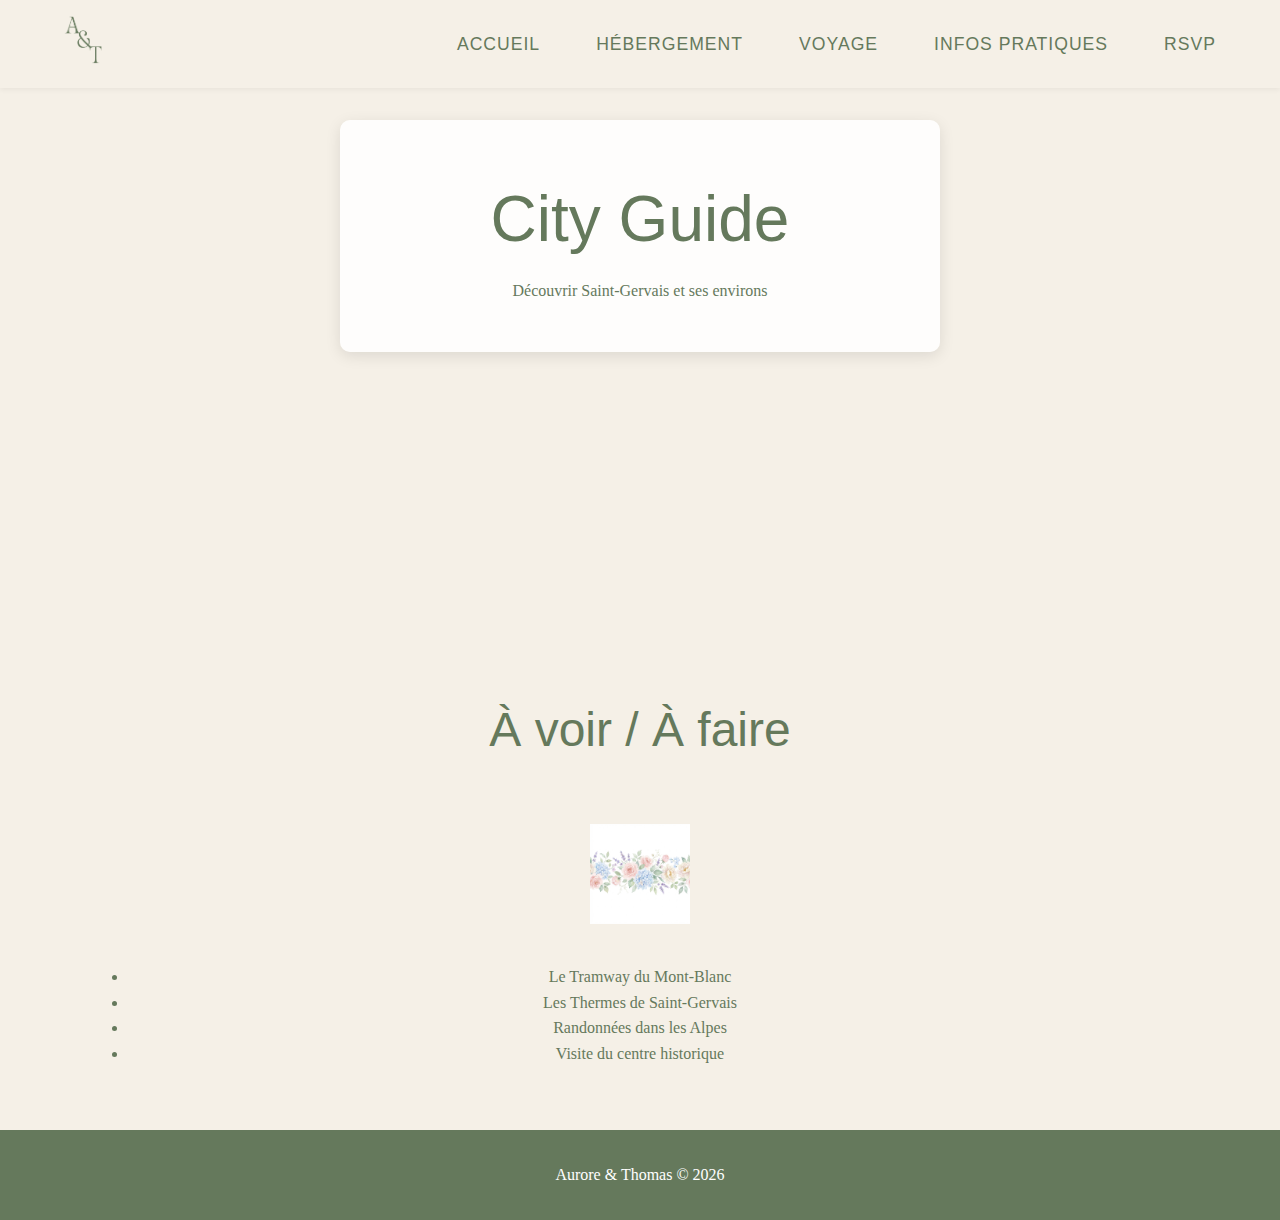
<file: cityguide.html>
<!DOCTYPE html>
<html lang="fr">
<head>
    <meta charset="UTF-8">
    <meta name="viewport" content="width=device-width, initial-scale=1.0">
    <title>City Guide - Aurore & Thomas</title>
    <link rel="stylesheet" href="style.css">
    <link rel="preconnect" href="https://fonts.googleapis.com">
    <link rel="preconnect" href="https://fonts.gstatic.com" crossorigin>
    <link href="https://fonts.googleapis.com/css2?family=Great+Vibes&family=Lato:wght@300;400;700&display=swap" rel="stylesheet">
</head>
<body>
    <nav>
        <div class="logo"><a href="index.html" title="Accueil"><img src="assets/Initiales.png" alt="Accueil" style="height:48px;"></a></div>
        <ul class="nav-links">
            <li><a href="index.html">Accueil</a></li>
            <li><a href="hebergement.html">Hébergement</a></li>
            <li><a href="voyage.html">Voyage</a></li>
            <li><a href="infos.html">Infos pratiques</a></li>
            <li><a href="https://forms.google.com" target="_blank">RSVP</a></li>
        </ul>
        <div class="burger">
            <div class="line1"></div>
            <div class="line2"></div>
            <div class="line3"></div>
        </div>
    </nav>
    <header class="hero page-hero">
        <div class="hero-content">
            <h1>City Guide</h1>
            <p>Découvrir Saint-Gervais et ses environs</p>
        </div>
    </header>
    <section class="section">
        <h2>À voir / À faire</h2>
        <img src="assets/divider.png" alt="Dividing Flowers" class="divider">
        <ul class="cityguide-list">
            <li>Le Tramway du Mont-Blanc</li>
            <li>Les Thermes de Saint-Gervais</li>
            <li>Randonnées dans les Alpes</li>
            <li>Visite du centre historique</li>
        </ul>
    </section>
    <footer>
        <p>Aurore & Thomas &copy; 2026</p>
    </footer>
    <script src="script.js"></script>
</body>
</html>
</file>
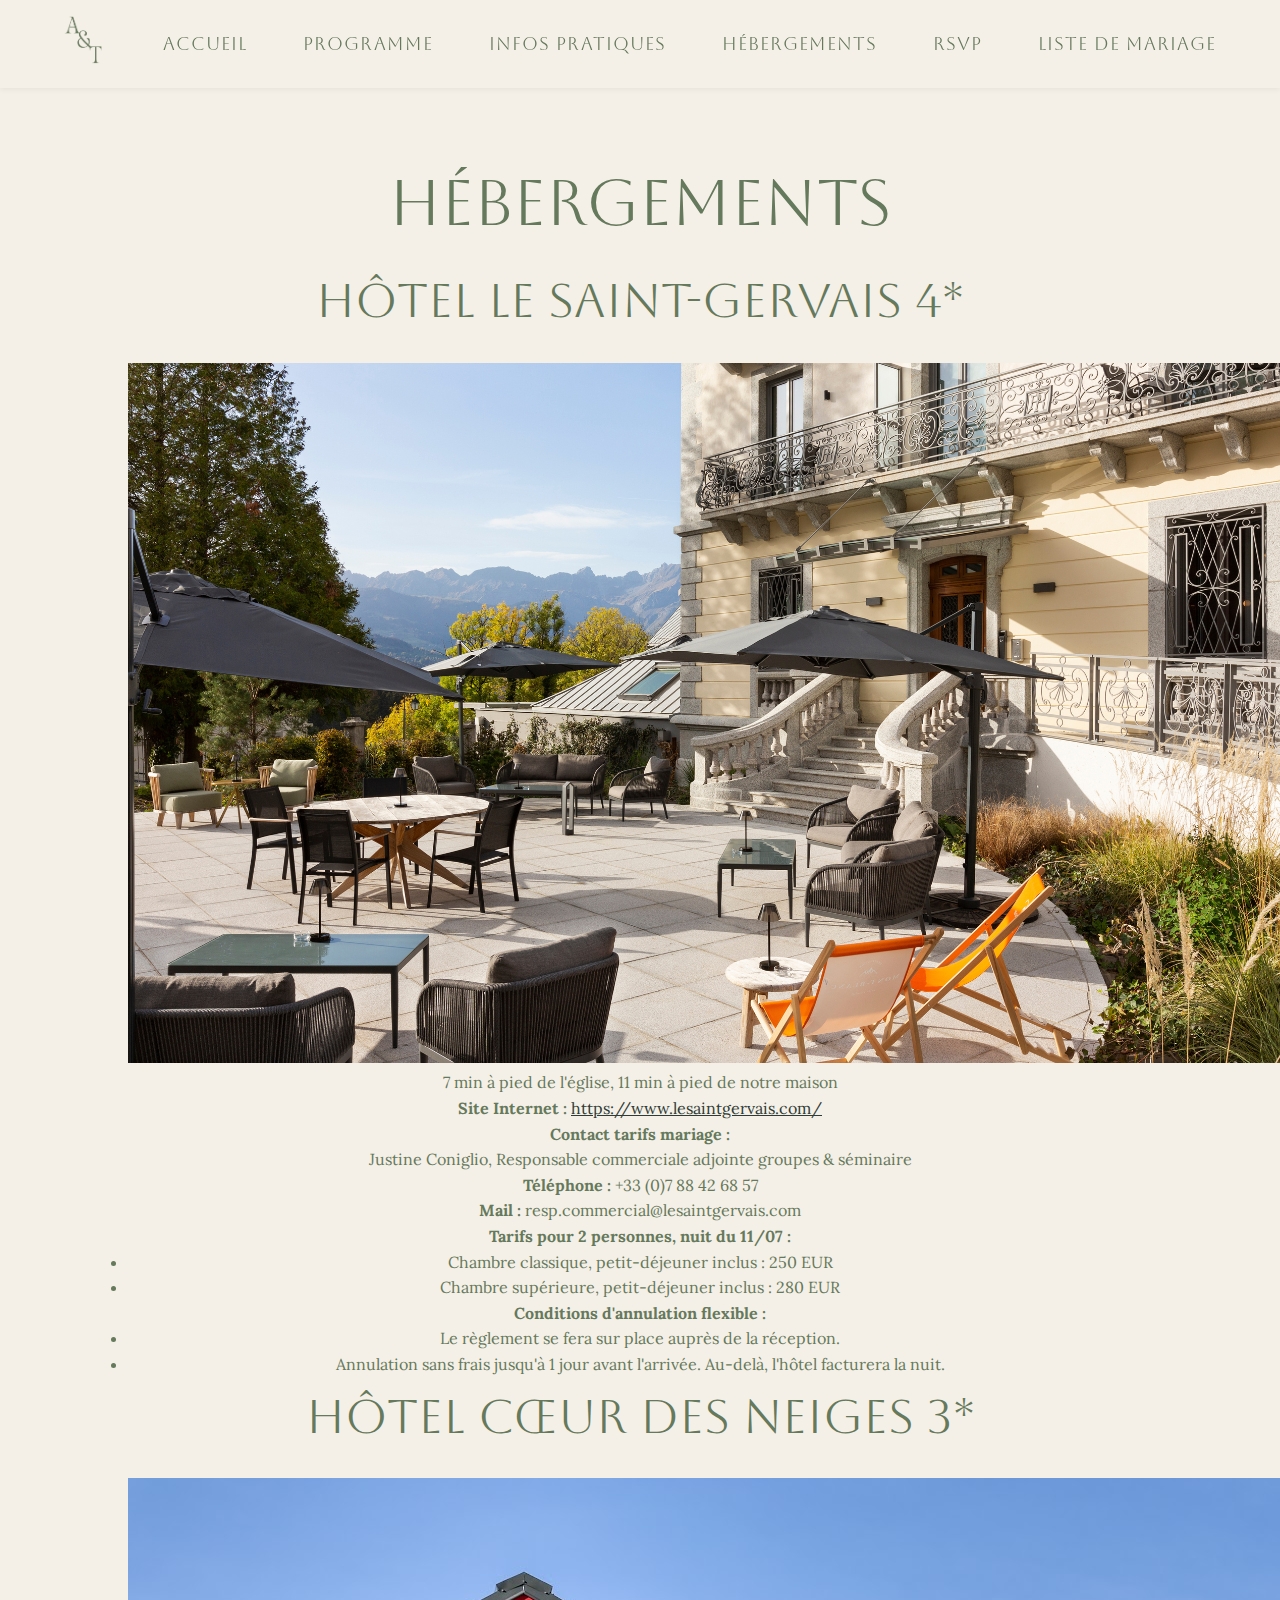
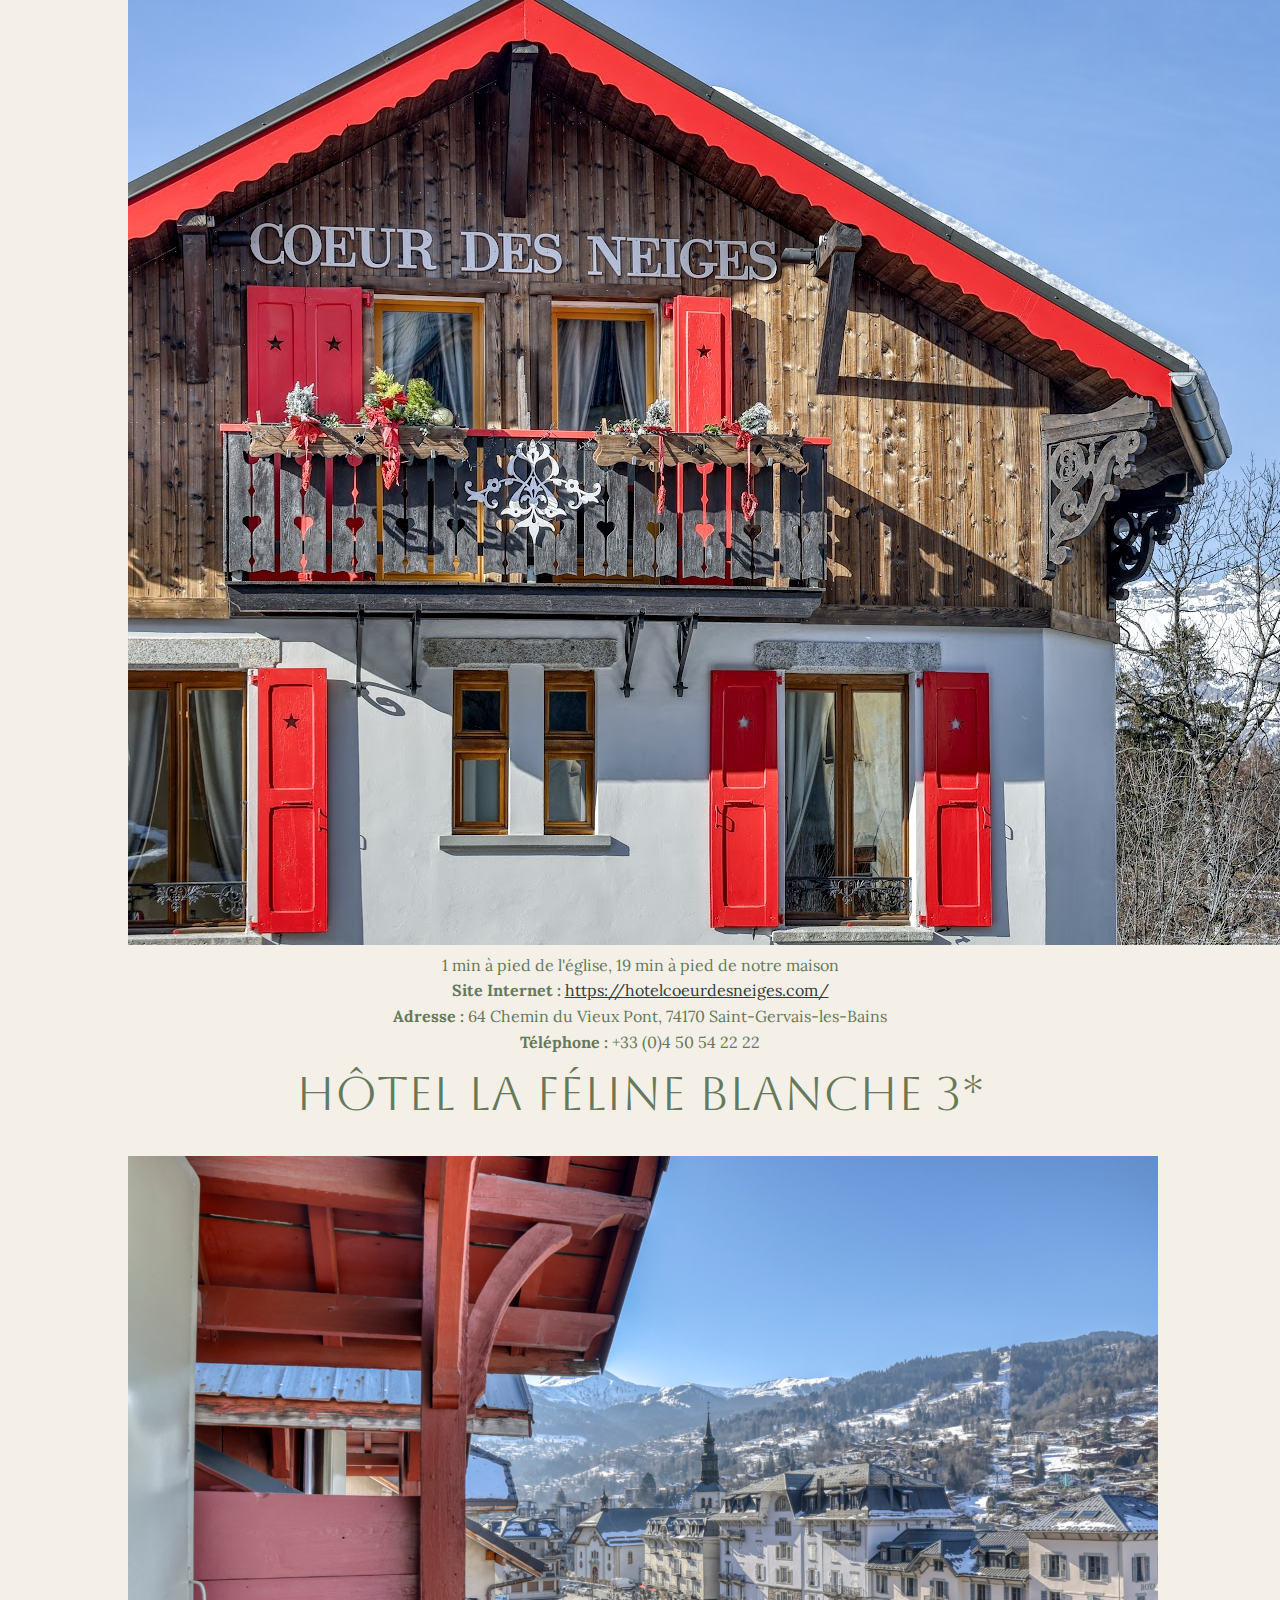
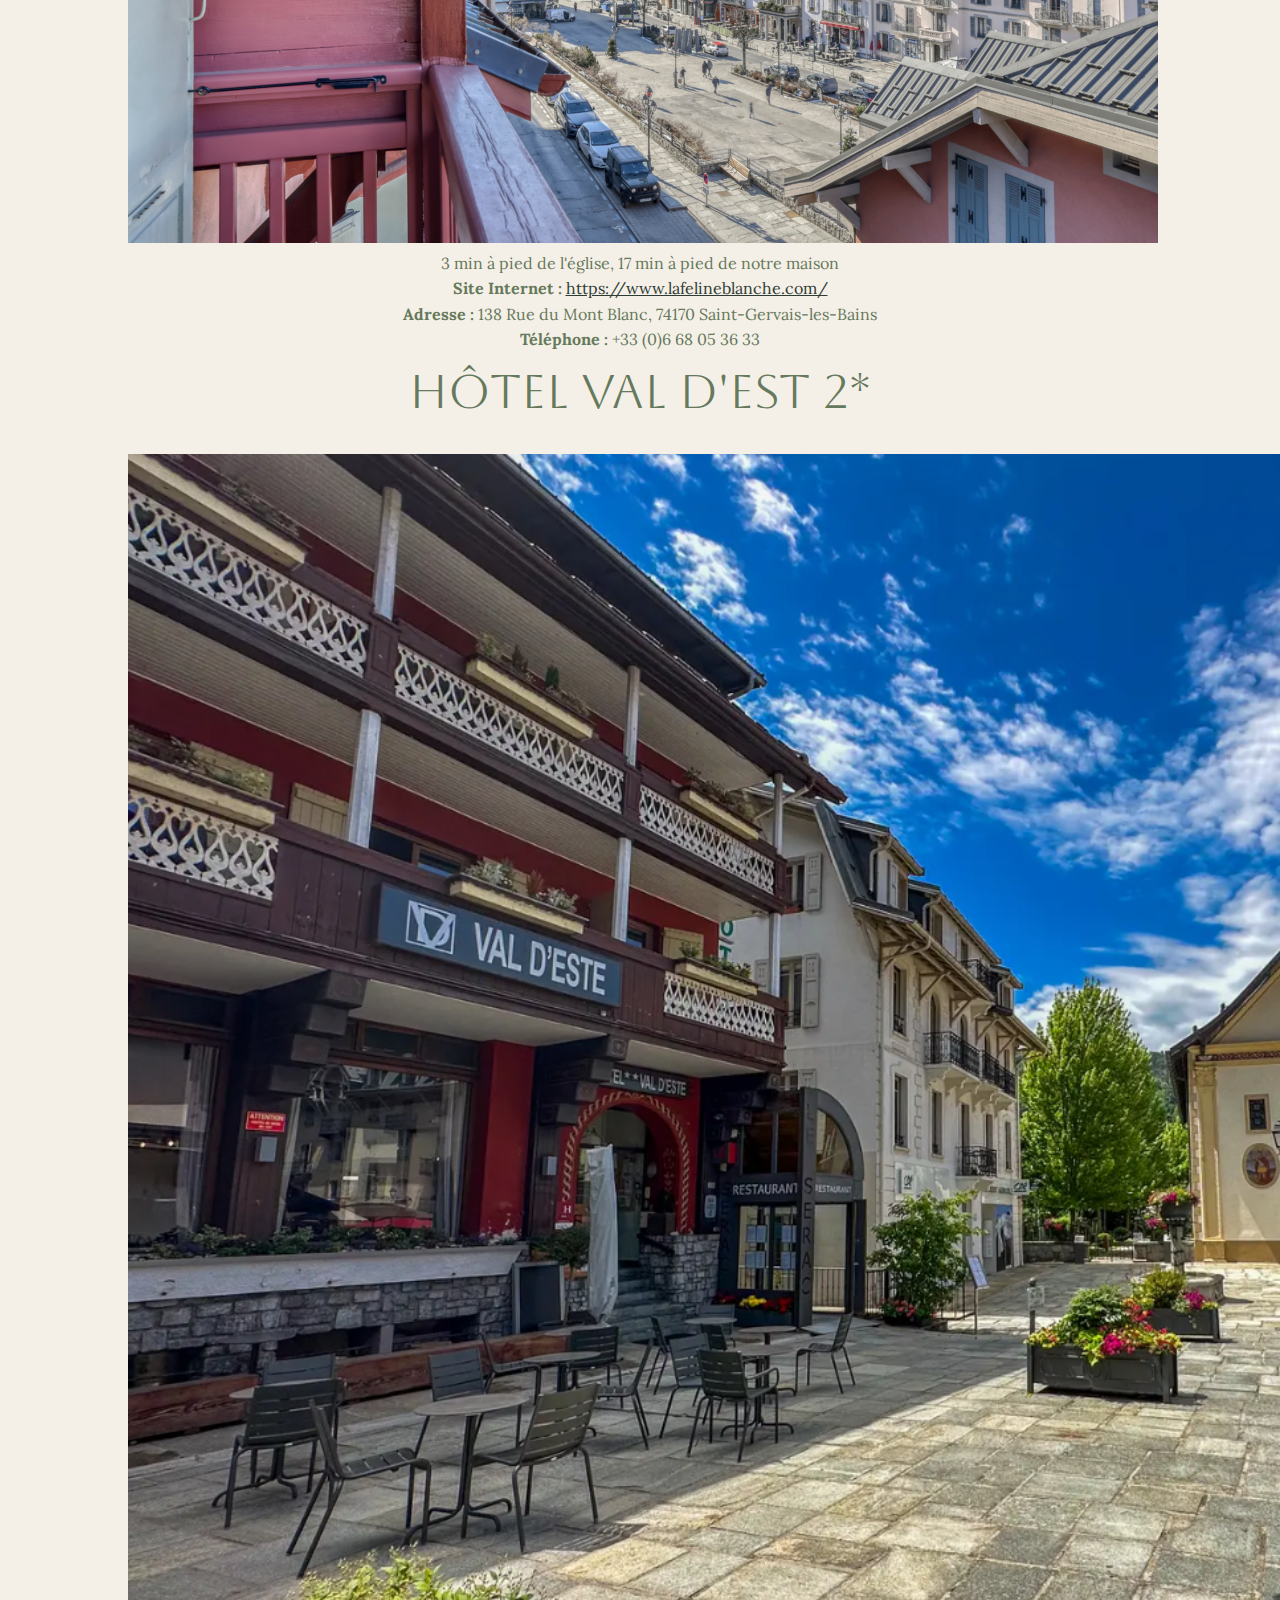
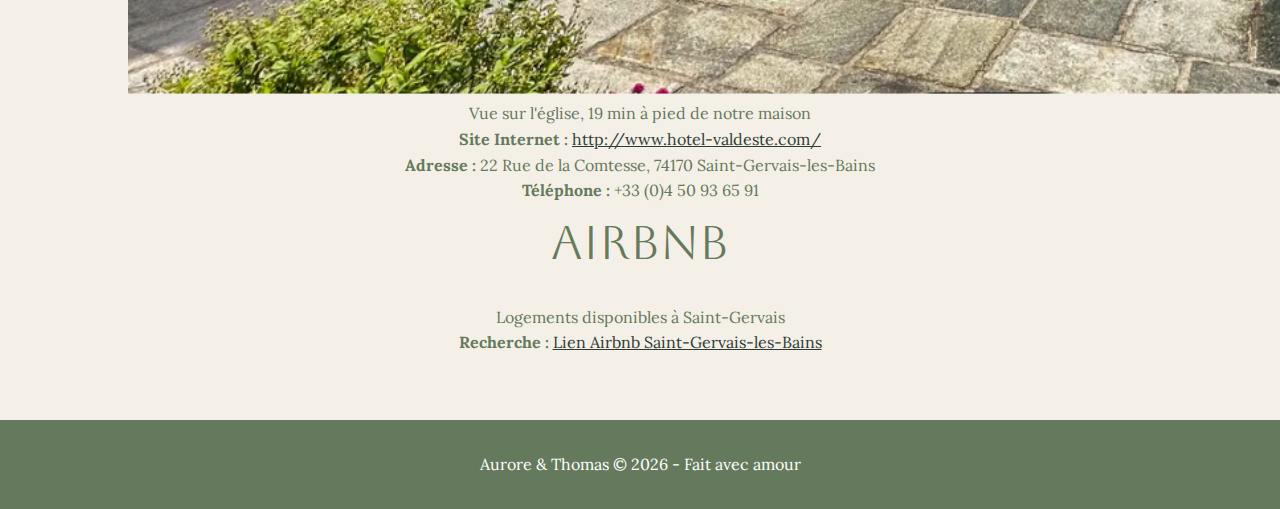
<file: hebergements.html>
<!DOCTYPE html>
<html lang="fr">
<head>
    <meta charset="UTF-8">
    <meta name="viewport" content="width=device-width, initial-scale=1.0">
    <title>Hébergements – Aurore & Thomas</title>
    <link rel="stylesheet" href="style.css">
    <link rel="preconnect" href="https://fonts.googleapis.com">
    <link rel="preconnect" href="https://fonts.gstatic.com" crossorigin>
    <link href="https://fonts.googleapis.com/css2?family=Great+Vibes&family=Lato:wght@300;400;700&display=swap" rel="stylesheet">
    <link href="https://fonts.googleapis.com/css2?family=Aboreto&family=Lora:wght@400;600&display=swap" rel="stylesheet">
</head>
<body>
    <nav>
        <div class="logo"><a href="index.html" title="Accueil"><img src="assets/Initiales.png" alt="Accueil" style="height:48px;"></a></div>
        <ul class="nav-links">
            <li><a href="index.html">Accueil</a></li>
            <li><a href="programme.html">Programme</a></li>
            <li><a href="infos-pratique.html">Infos pratiques</a></li>
            <li><a href="hebergements.html">Hébergements</a></li>
            <li><a href="https://docs.google.com/forms/d/e/1FAIpQLSeA-08cEShBRt5ujRzyzf7GVo4mI4OllYJPmcvq4RDApGbKzw/viewform?usp=dialog" target="_blank" rel="noopener">RSVP</a></li>
            <li><a href="https://www.millemercismariage.com/thomasaurore/liste.html" target="_blank" rel="noopener">Liste de mariage</a></li>
        </ul>
        <div class="burger">
            <div class="line1"></div>
            <div class="line2"></div>
            <div class="line3"></div>
        </div>
    </nav>

    <section class="section" style="background-color: var(--bg-color);">
        <h1>HÉBERGEMENTS</h1>
        <div class="hebergements-list">
            <article class="hebergement-card">
                <h2>Hôtel Le Saint-Gervais 4*</h2>
                <div class="hebergement-image">
                    <img src="assets/Le Saint Gervais.png" alt="Hôtel Le Saint-Gervais">
                </div>
                <p class="hebergement-meta">7 min à pied de l'église, 11 min à pied de notre maison</p>
                <p><strong>Site Internet :</strong> <a href="https://www.lesaintgervais.com/" target="_blank" rel="noopener">https://www.lesaintgervais.com/</a></p>
                <p><strong>Contact tarifs mariage :</strong></p>
                <p>Justine Coniglio, Responsable commerciale adjointe groupes & séminaire</p>
                <p><strong>Téléphone :</strong> +33 (0)7 88 42 68 57</p>
                <p><strong>Mail :</strong> resp.commercial@lesaintgervais.com</p>
                <p><strong>Tarifs pour 2 personnes, nuit du 11/07 :</strong></p>
                <ul>
                    <li>Chambre classique, petit-déjeuner inclus : 250 EUR</li>
                    <li>Chambre supérieure, petit-déjeuner inclus : 280 EUR</li>
                </ul>
                <p><strong>Conditions d'annulation flexible :</strong></p>
                <ul>
                    <li>Le règlement se fera sur place auprès de la réception.</li>
                    <li>Annulation sans frais jusqu'à 1 jour avant l'arrivée. Au-delà, l'hôtel facturera la nuit.</li>
                </ul>
            </article>

            <article class="hebergement-card">
                <h2>Hôtel Cœur des Neiges 3*</h2>
                <div class="hebergement-image">
                    <img src="assets/coeur des Neiges2.jpg" alt="Hôtel Cœur des Neiges">
                </div>
                <p class="hebergement-meta">1 min à pied de l'église, 19 min à pied de notre maison</p>
                <p><strong>Site Internet :</strong> <a href="https://hotelcoeurdesneiges.com/fr/?gad_source=1&gad_campaignid=23177295068&gclid=Cj0KCQiAhaHMBhD2ARIsAPAU_D4cbseFSDqnCgXN0KU1MNg0ufc67zZfZ0Y6rsveEwnfQakflFlBtQIaAksLEALw_wcB" target="_blank" rel="noopener">https://hotelcoeurdesneiges.com/</a></p>
                <p><strong>Adresse :</strong> 64 Chemin du Vieux Pont, 74170 Saint-Gervais-les-Bains</p>
                <p><strong>Téléphone :</strong> +33 (0)4 50 54 22 22</p>
            </article>

            <article class="hebergement-card">
                <h2>Hôtel La Féline Blanche 3*</h2>
                <div class="hebergement-image">
                    <img src="assets/féline blanche3.jpg" alt="Hôtel La Féline Blanche">
                </div>
                <p class="hebergement-meta">3 min à pied de l'église, 17 min à pied de notre maison</p>
                <p><strong>Site Internet :</strong> <a href="https://www.lafelineblanche.com/" target="_blank" rel="noopener">https://www.lafelineblanche.com/</a></p>
                <p><strong>Adresse :</strong> 138 Rue du Mont Blanc, 74170 Saint-Gervais-les-Bains</p>
                <p><strong>Téléphone :</strong> +33 (0)6 68 05 36 33</p>
            </article>

            <article class="hebergement-card">
                <h2>Hôtel Val d'Est 2*</h2>
                <div class="hebergement-image">
                    <img src="assets/Val d'este.png" alt="Hôtel Val d'Est">
                </div>
                <p class="hebergement-meta">Vue sur l'église, 19 min à pied de notre maison</p>
                <p><strong>Site Internet :</strong> <a href="http://www.hotel-valdeste.com/" target="_blank" rel="noopener">http://www.hotel-valdeste.com/</a></p>
                <p><strong>Adresse :</strong> 22 Rue de la Comtesse, 74170 Saint-Gervais-les-Bains</p>
                <p><strong>Téléphone :</strong> +33 (0)4 50 93 65 91</p>
            </article>

            <article class="hebergement-card">
                <h2>Airbnb</h2>
                <p class="hebergement-meta">Logements disponibles à Saint-Gervais</p>
                <p><strong>Recherche :</strong> <a href="https://www.airbnb.fr/s/Saint~Gervais~les~Bains/homes?refinement_paths%5B%5D=%2Fhomes&place_id=ChIJ75odSANXiUcRd6tzAmzNWaY&location_bb=QjekHkDb2B9CNzPAQNUHyQ%3D%3D&acp_id=1f8aaf67-87b0-410e-ae3c-747d0c294fa0&date_picker_type=calendar&checkin=2026-07-11&checkout=2026-07-12&adults=2&search_type=autocomplete_click" target="_blank" rel="noopener">Lien Airbnb Saint-Gervais-les-Bains</a></p>
            </article>
        </div>
    </section>

    <footer>
        <p>Aurore & Thomas &copy; 2026 - Fait avec amour</p>
    </footer>

    <script src="script.js"></script>
</body>
</html>
</file>
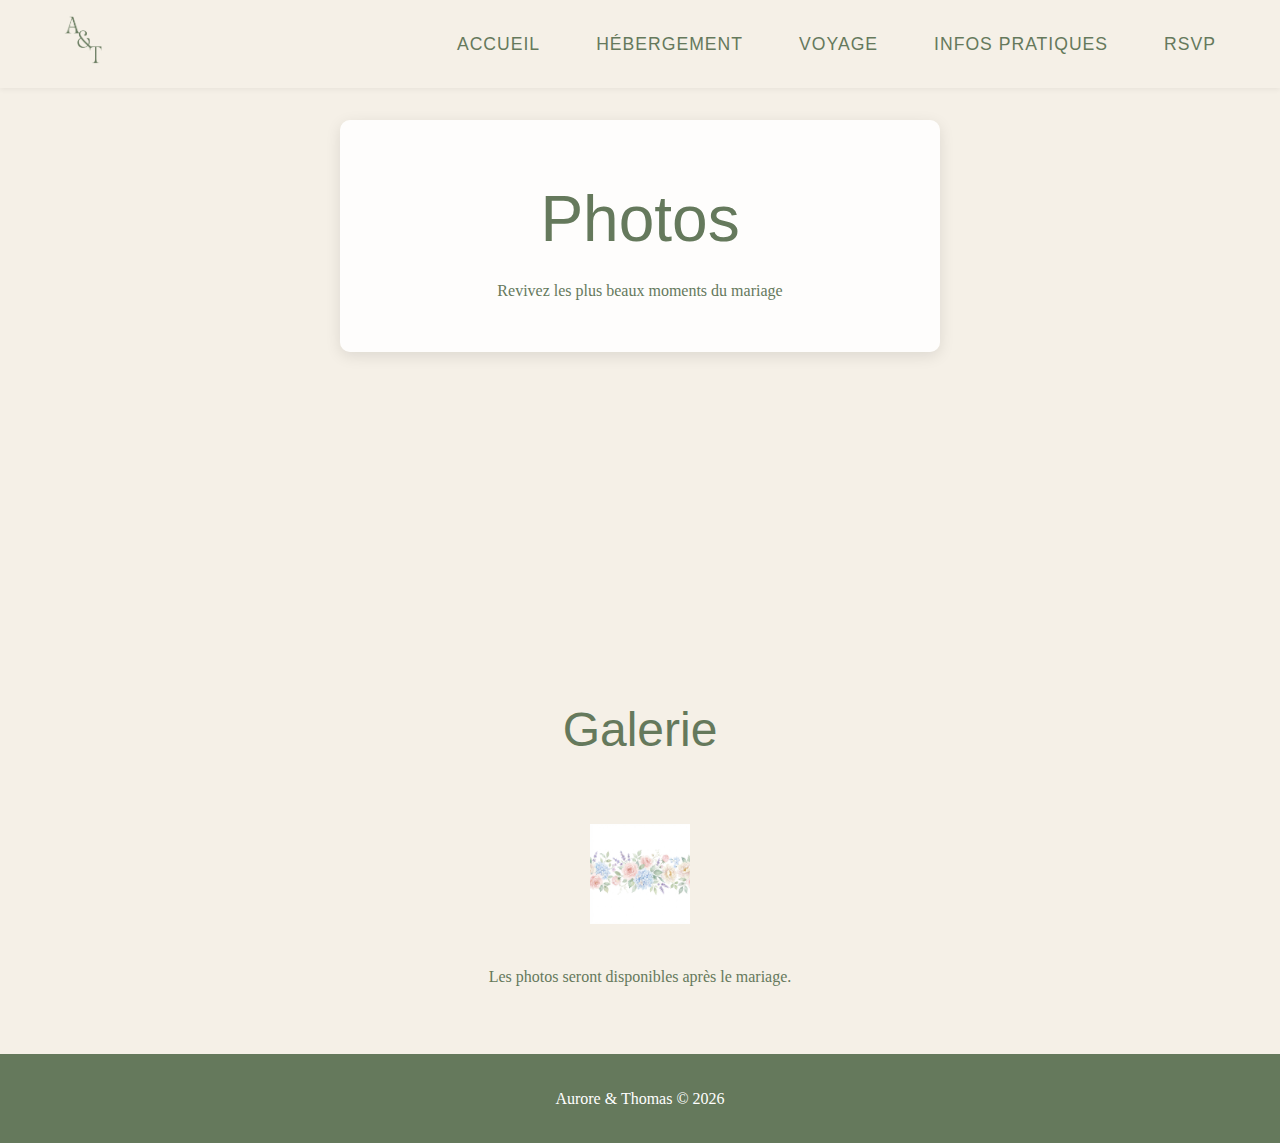
<file: photos.html>
<!DOCTYPE html>
<html lang="fr">
<head>
    <meta charset="UTF-8">
    <meta name="viewport" content="width=device-width, initial-scale=1.0">
    <title>Photos - Aurore & Thomas</title>
    <link rel="stylesheet" href="style.css">
    <link rel="preconnect" href="https://fonts.googleapis.com">
    <link rel="preconnect" href="https://fonts.gstatic.com" crossorigin>
    <link href="https://fonts.googleapis.com/css2?family=Great+Vibes&family=Lato:wght@300;400;700&display=swap" rel="stylesheet">
</head>
<body>
    <nav>
        <div class="logo"><a href="index.html" title="Accueil"><img src="assets/Initiales.png" alt="Accueil" style="height:48px;"></a></div>
        <ul class="nav-links">
            <li><a href="index.html">Accueil</a></li>
            <li><a href="hebergement.html">Hébergement</a></li>
            <li><a href="voyage.html">Voyage</a></li>
            <li><a href="infos.html">Infos pratiques</a></li>
            <li><a href="https://forms.google.com" target="_blank">RSVP</a></li>
        </ul>
        <div class="burger">
            <div class="line1"></div>
            <div class="line2"></div>
            <div class="line3"></div>
        </div>
    </nav>
    <header class="hero page-hero">
        <div class="hero-content">
            <h1>Photos</h1>
            <p>Revivez les plus beaux moments du mariage</p>
        </div>
    </header>
    <section class="section">
        <h2>Galerie</h2>
        <img src="assets/divider.png" alt="Dividing Flowers" class="divider">
        <div class="gallery">
            <!-- Ajoutez ici les photos du mariage -->
            <p>Les photos seront disponibles après le mariage.</p>
        </div>
    </section>
    <footer>
        <p>Aurore & Thomas &copy; 2026</p>
    </footer>
    <script src="script.js"></script>
</body>
</html>
</file>
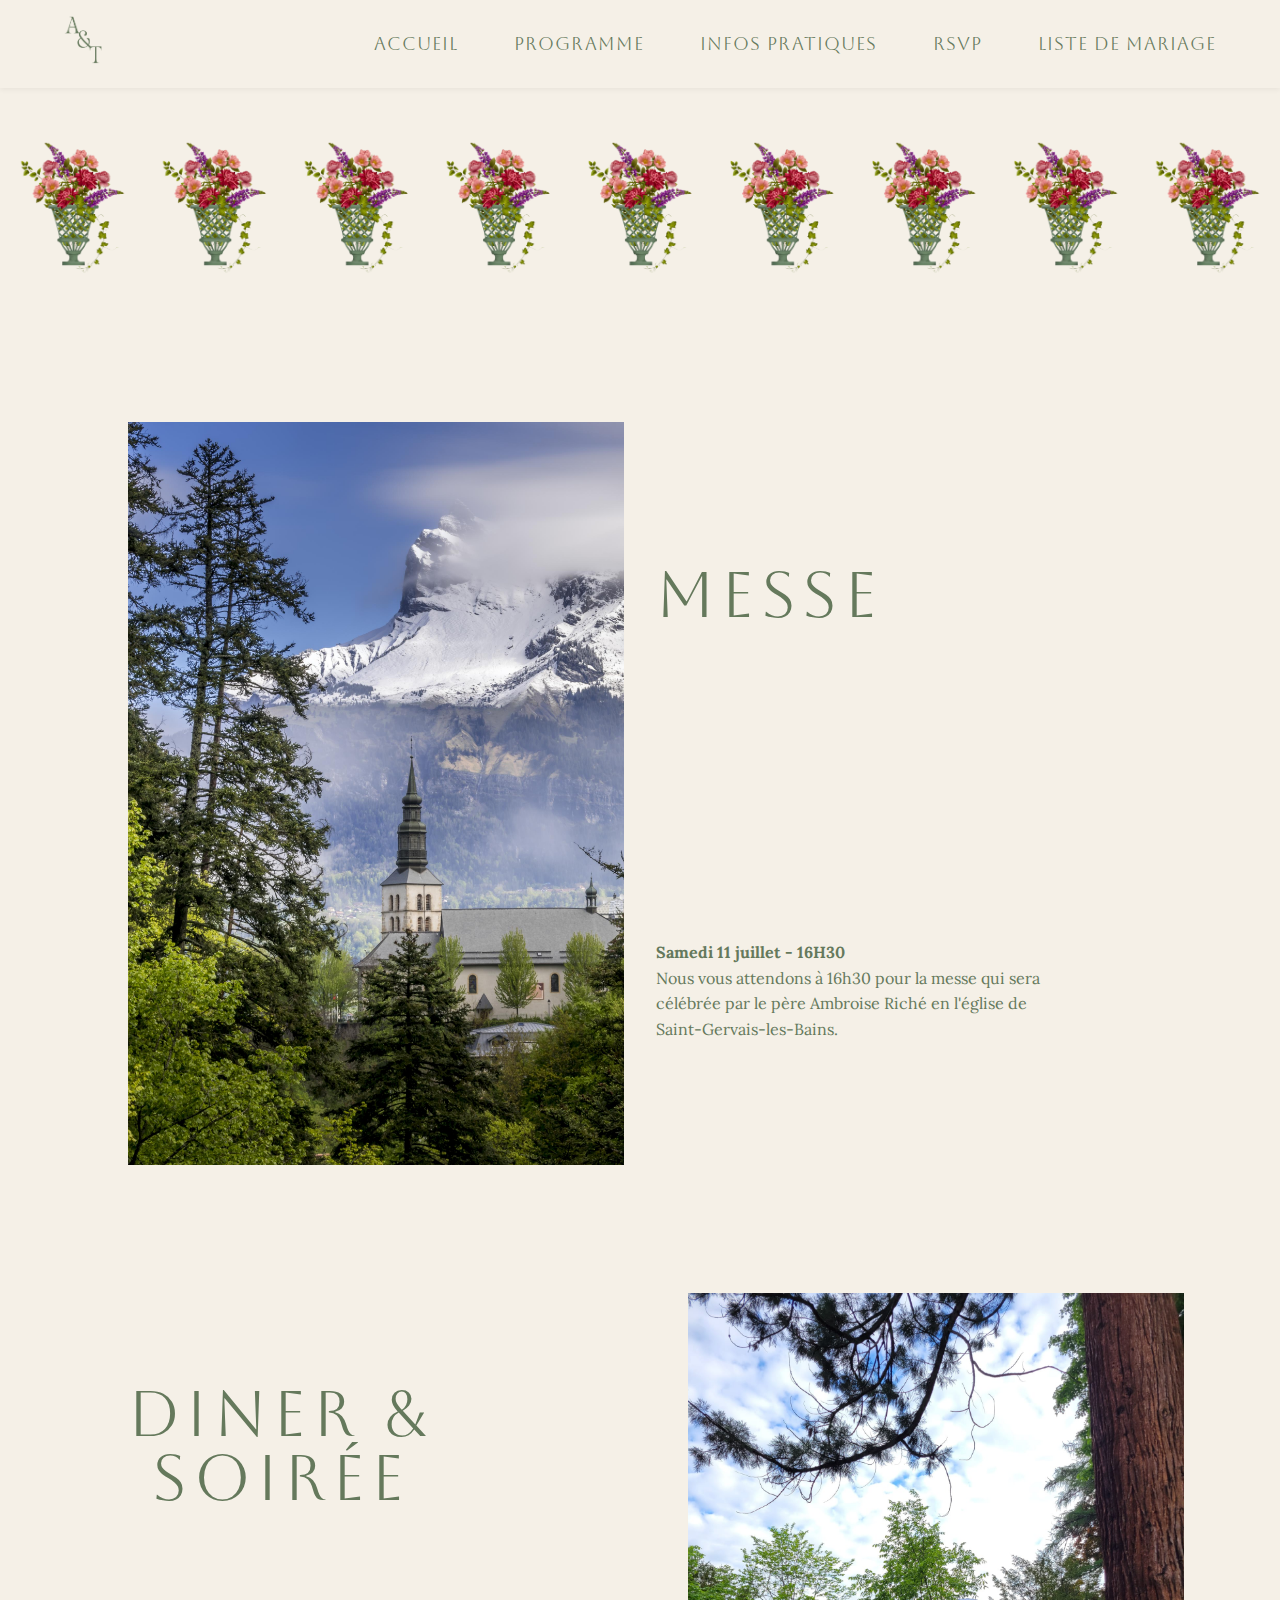
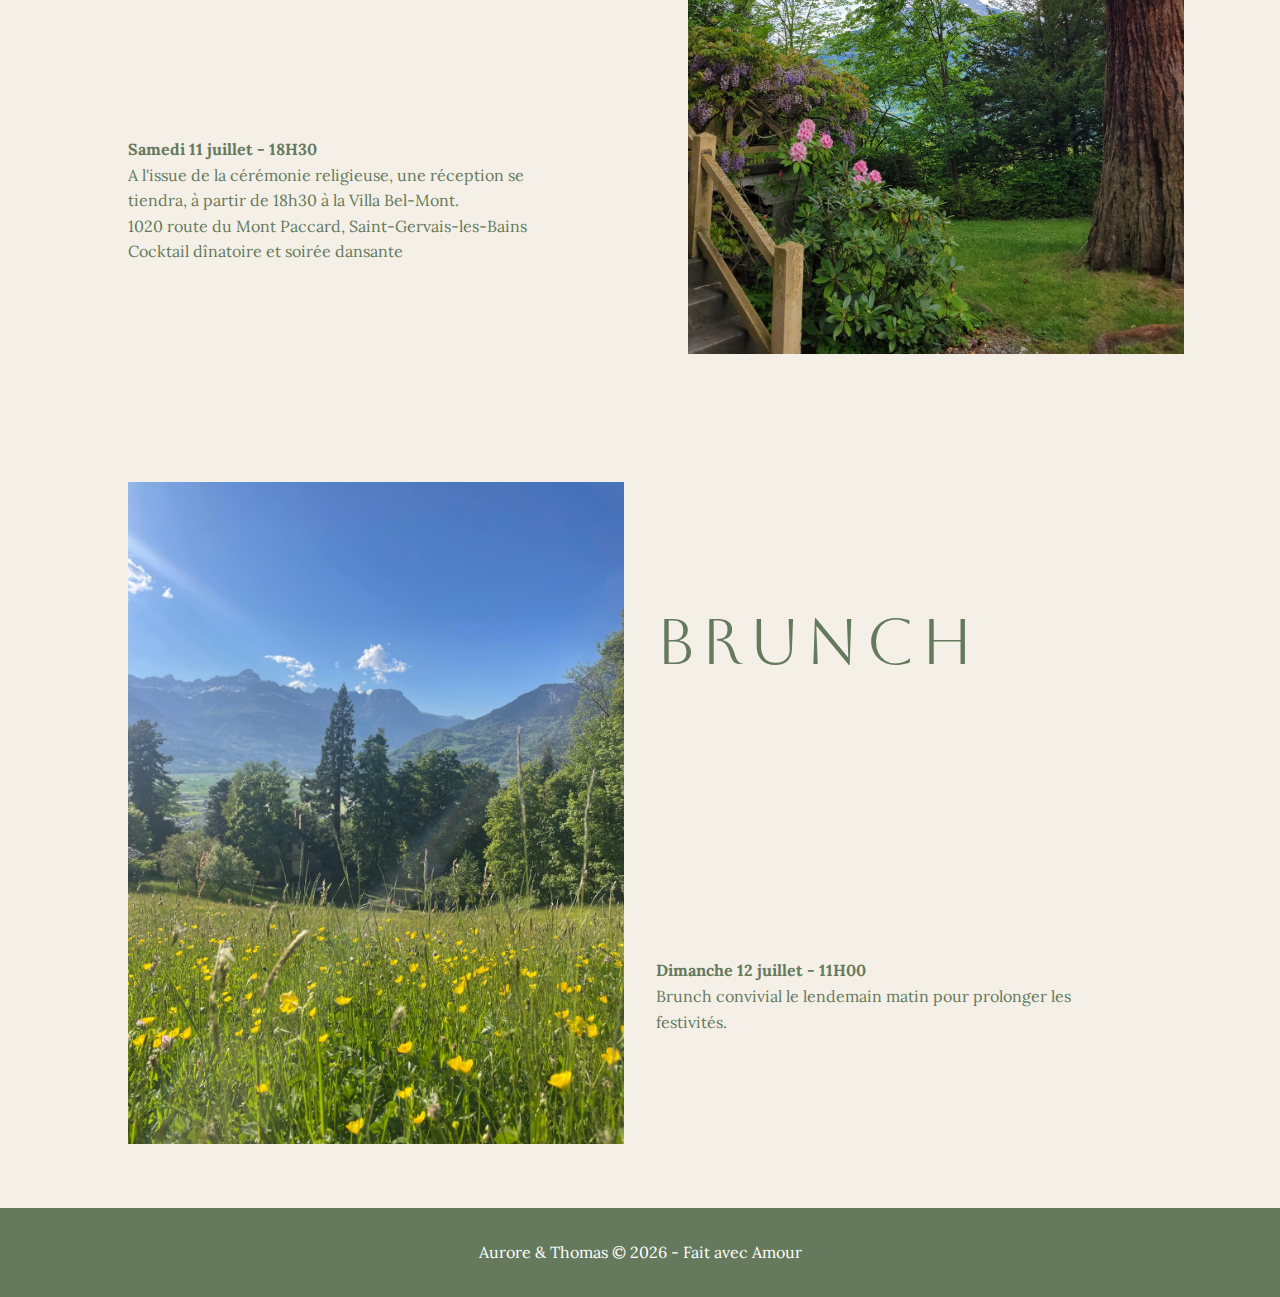
<file: programme.html>
<!DOCTYPE html>
<html lang="fr">
<head>
    <meta charset="UTF-8">
    <meta name="viewport" content="width=device-width, initial-scale=1.0">
    <title>Programme – Aurore & Thomas</title>
    <link rel="stylesheet" href="style.css">
    <link rel="preconnect" href="https://fonts.googleapis.com">
    <link rel="preconnect" href="https://fonts.gstatic.com" crossorigin>
    <link href="https://fonts.googleapis.com/css2?family=Great+Vibes&family=Lato:wght@300;400;700&display=swap" rel="stylesheet">
    <link href="https://fonts.googleapis.com/css2?family=Aboreto&family=Lora:wght@400;600&display=swap" rel="stylesheet">
</head>
<body>
    <nav>
        <div class="logo"><a href="index.html" title="Accueil"><img src="assets/Initiales.png" alt="Accueil" style="height:48px;"></a></div>
        <ul class="nav-links">
            <li><a href="index.html">Accueil</a></li>
            <li><a href="programme.html">Programme</a></li>
            <li><a href="infos-pratique.html">Infos pratiques</a></li>
            <li><a href="https://docs.google.com/forms/d/e/1FAIpQLSeA-08cEShBRt5ujRzyzf7GVo4mI4OllYJPmcvq4RDApGbKzw/viewform?usp=dialog" target="_blank" rel="noopener">RSVP</a></li>
            <li><a href="https://www.millemercismariage.com/thomasaurore/liste.html" target="_blank" rel="noopener">Liste de mariage</a></li>
        </ul>
        <div class="burger">
            <div class="line1"></div>
            <div class="line2"></div>
            <div class="line3"></div>
        </div>
    </nav>

    <header class="hero" style="min-height: 30vh;">
        <div class="hero-image"></div>
    </header>

    <section class="section programme-section programme-messe" style="background-color: var(--bg-color); position: relative;">
        <div class="programme-row" style="display: flex; flex-wrap: wrap; gap: 2rem; align-items: center; justify-content: flex-start;">
            <div class="programme-title programme-title--left" style="display: flex; justify-content: flex-start; margin-bottom: 1rem;">
                <span class="programme-title-text" style="color: #65795C; font-size: 4rem; letter-spacing: 0.4rem; font-family: 'Aboreto', sans-serif;">MESSE</span>
            </div>
            <div class="programme-image" style="position: relative; max-width: 520px; width: 100%; margin-right: 2rem;">
                <img src="assets/Eglise-de-St-Gervais.jpg" alt="Église de Saint-Gervais" style="width: 100%; height: auto; display: block;">
            </div>
            <div class="programme-text" style="max-width: 420px; text-align: left;">
                <p>
                    <strong>Samedi 11 juillet - 16H30</strong><br>
                    Nous vous attendons à 16h30 pour la messe qui sera célébrée par le père Ambroise Riché en l'église de Saint-Gervais-les-Bains.
                </p>
            </div>
        </div>
    </section>

    <section class="section programme-section programme-diner" style="background-color: var(--bg-color); position: relative;">
        <div class="programme-row programme-row--diner" style="display: flex; flex-wrap: wrap; gap: 2rem; align-items: center; justify-content: flex-start;">
            <div class="programme-title programme-title--left" style="display: flex; justify-content: flex-start; margin-bottom: 1rem;">
                <span class="programme-title-text programme-title-text--stacked" style="color: #65795C; font-size: 4rem; letter-spacing: 0.4rem; font-family: 'Aboreto', sans-serif; line-height: 1;">DINER &<br>SOIRÉE</span>
            </div>
            <div class="programme-text" style="max-width: 420px; text-align: left;">
                <p>
                    <strong>Samedi 11 juillet - 18H30</strong><br>
                    A l'issue de la cérémonie religieuse, une réception se tiendra, à partir de 18h30 à la Villa Bel-Mont.<br>
                    1020 route du Mont Paccard, Saint-Gervais-les-Bains<br>
                    Cocktail dînatoire et soirée dansante
                </p>
            </div>
            <div class="programme-image" style="position: relative; max-width: 520px; width: 100%; margin-left: 2rem;">
                <img src="assets/jardin saint gervais.jpeg" alt="Jardin Saint-Gervais" style="width: 100%; height: auto; display: block;">
            </div>
        </div>
    </section>

    <section class="section programme-section programme-brunch" style="background-color: var(--bg-color); position: relative;">
        <div class="programme-row" style="display: flex; flex-wrap: wrap; gap: 2rem; align-items: center; justify-content: flex-start;">
            <div class="programme-title programme-title--left" style="display: flex; justify-content: flex-start; margin-bottom: 1rem;">
                <span class="programme-title-text" style="color: #65795C; font-size: 4rem; letter-spacing: 0.4rem; font-family: 'Aboreto', sans-serif;">BRUNCH</span>
            </div>
            <div class="programme-image" style="position: relative; max-width: 520px; width: 100%; margin-right: 2rem;">
                <img src="assets/image brunch.jpeg" alt="Brunch" style="width: 100%; height: auto; display: block;">
            </div>
            <div class="programme-text" style="max-width: 420px; text-align: left;">
                <p>
                    <strong>Dimanche 12 juillet - 11H00</strong><br>
                    Brunch convivial le lendemain matin pour prolonger les festivités.
                </p>
            </div>
        </div>
    </section>

    <footer>
        <p>Aurore & Thomas &copy; 2026 - Fait avec Amour</p>
    </footer>

    <script src="script.js"></script>
</body>
</html>
</file>
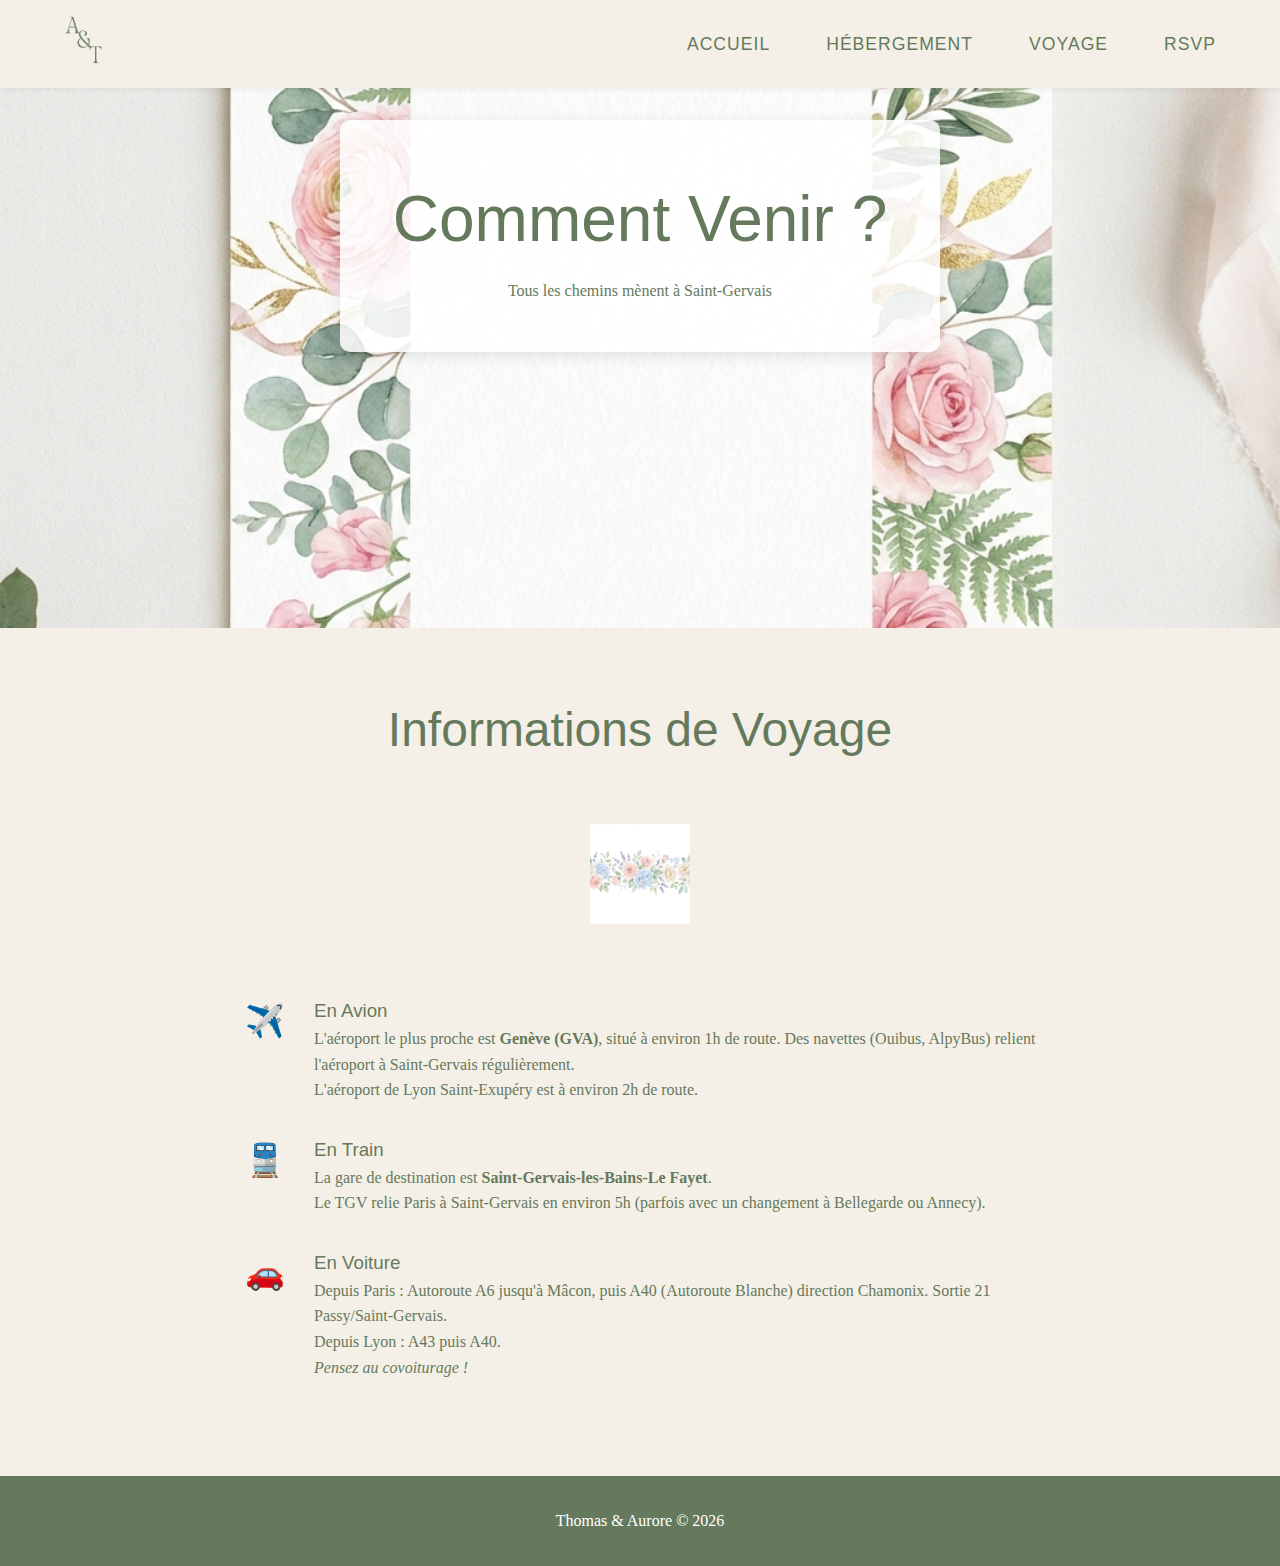
<file: voyage.html>
<!DOCTYPE html>
<html lang="fr">

<head>
    <meta charset="UTF-8">
    <meta name="viewport" content="width=device-width, initial-scale=1.0">
    <title>Voyage - Thomas & Aurore</title>
    <link rel="stylesheet" href="style.css">
    <link rel="preconnect" href="https://fonts.googleapis.com">
    <link rel="preconnect" href="https://fonts.gstatic.com" crossorigin>
    <link href="https://fonts.googleapis.com/css2?family=Great+Vibes&family=Lato:wght@300;400;700&display=swap"
        rel="stylesheet">
    <style>
        .page-hero {
            height: 50vh;
            background: url('assets/hero_bg.png') no-repeat center center/cover;
        }

        .travel-option {
            margin: 2rem auto;
            max-width: 800px;
            display: flex;
            align-items: flex-start;
            gap: 1.5rem;
            text-align: left;
        }

        .icon {
            font-size: 2rem;
            color: var(--primary-color);
            min-width: 50px;
            text-align: center;
        }

        @media screen and (max-width: 768px) {
            .travel-option {
                flex-direction: column;
                text-align: center;
                align-items: center;
            }
        }
    </style>
</head>

<body>
    <nav>
        <div class="logo"><a href="index.html" title="Accueil"><img src="assets/Initiales.png" alt="Accueil" style="height:48px;"></a></div>
        <ul class="nav-links">
            <li><a href="index.html">Accueil</a></li>
            <li><a href="hebergement.html">Hébergement</a></li>
            <li><a href="voyage.html">Voyage</a></li>
            <li><a href="https://forms.google.com" target="_blank">RSVP</a></li>
        </ul>
        <div class="burger">
            <div class="line1"></div>
            <div class="line2"></div>
            <div class="line3"></div>
        </div>
    </nav>

    <header class="hero page-hero">
        <div class="hero-content">
            <h1>Comment Venir ?</h1>
            <p>Tous les chemins mènent à Saint-Gervais</p>
        </div>
    </header>

    <section class="section">
        <h2>Informations de Voyage</h2>
        <img src="assets/divider.png" alt="Dividing Flowers" class="divider">

        <div class="travel-option">
            <div class="icon">✈️</div>
            <div>
                <h3>En Avion</h3>
                <p>L'aéroport le plus proche est <strong>Genève (GVA)</strong>, situé à environ 1h de route. Des
                    navettes (Ouibus, AlpyBus) relient l'aéroport à Saint-Gervais régulièrement.</p>
                <p>L'aéroport de Lyon Saint-Exupéry est à environ 2h de route.</p>
            </div>
        </div>

        <div class="travel-option">
            <div class="icon">🚆</div>
            <div>
                <h3>En Train</h3>
                <p>La gare de destination est <strong>Saint-Gervais-les-Bains-Le Fayet</strong>.</p>
                <p>Le TGV relie Paris à Saint-Gervais en environ 5h (parfois avec un changement à Bellegarde ou Annecy).
                </p>
            </div>
        </div>

        <div class="travel-option">
            <div class="icon">🚗</div>
            <div>
                <h3>En Voiture</h3>
                <p>Depuis Paris : Autoroute A6 jusqu'à Mâcon, puis A40 (Autoroute Blanche) direction Chamonix. Sortie 21
                    Passy/Saint-Gervais.</p>
                <p>Depuis Lyon : A43 puis A40.</p>
                <p><em>Pensez au covoiturage !</em></p>
            </div>
        </div>

    </section>

    <footer>
        <p>Thomas & Aurore &copy; 2026</p>
    </footer>

    <script src="script.js"></script>
</body>

</html>
</file>
<file: style.css>
:root {
    --forest-green: #65795C;
    --primary-color: #65795C; /* Forest Green */
    --accent-color: #65795C; /* Forest Green */
    --text-color: #65795C; /* Forest Green */
    --bg-color: #F5F0E7; /* Very light green */
    --white: #F5F0E7;
    --font-heading: 'Aboreto', sans-serif;
    --font-body: 'Lora', serif;
}

* {
    box-sizing: border-box;
    margin: 0;
    padding: 0;
}

body {
    font-family: var(--font-body);
    background-color: var(--bg-color);
    color: var(--text-color);
    line-height: 1.6;
    overflow-x: hidden;
}

html {
    overflow-x: hidden;
}

/* Typography */
h1, h2, h3, h4, h5, h6 {
    font-family: var(--font-heading);
    font-weight: 400;
    color: var(--forest-green);
}

h1 {
    font-size: 4rem;
    margin-bottom: 0.5rem;
}

h2 {
    font-size: 3rem;
    margin-bottom: 1.5rem;
    text-align: center;
}

a {
    text-decoration: none;
    color: inherit;
    transition: color 0.3s ease;
}

a.link-underline,
.section a {
    text-decoration: underline;
    color: #2f3c36;
}

a:hover {
    color: var(--accent-color);
}

/* Navigation */
nav {
    display: flex;
    justify-content: space-between;
    align-items: center;
    padding: 1rem 5%;
    background-color: var(--white);
    box-shadow: 0 2px 5px rgba(0,0,0,0.05);
    position: sticky;
    top: 0;
    z-index: 1000;
}

.nav-links {
    display: flex;
    list-style: none;
    margin-left: 0 !important;
    gap: 3.5rem;
    flex-wrap: nowrap;
}

.nav-links li a {
    font-size: 1.1rem;
    text-transform: uppercase;
    letter-spacing: 1px;
    font-family: var(--font-heading);
    white-space: nowrap;
}


.burger {
    display: none;
    cursor: pointer;
}

.burger div {
    width: 25px;
    height: 3px;
    background-color: var(--primary-color);
    margin: 5px;
    transition: all 0.3s ease;
}

/* Hero Section */
.hero {
    min-height: 60vh;
    display: flex;
    flex-direction: column;
    justify-content: flex-start;
    align-items: center;
    text-align: center;
    background: none;
    position: relative;
    padding: 2rem 2rem 0 2rem;
}


.hero-image {
    width: 100vw;
    height: 200px;
    background: url('assets/recto FP.png') repeat-x center center;
    background-size: auto 100%;
    margin: 0;
    padding: 0;
    margin-bottom: 2rem;
}

.hero-content {
    background-color: rgba(255, 255, 255, 0.85);
    padding: 3rem;
    border-radius: 10px;
    box-shadow: 0 4px 15px rgba(0,0,0,0.1);
    max-width: 600px;
    width: 100%;
}

.date {
    font-size: 1.5rem;
    margin-top: 1rem;
    letter-spacing: 2px;
}

/* Countdown */
.countdown-section {
    padding: 4rem 10%;
    text-align: center;
    background-color: var(--white);
}


#countdown {
    display: flex;
    justify-content: center;
    gap: 2rem;
    flex-wrap: wrap;
    margin-top: 2rem;
}

.time-box {
    display: flex;
    flex-direction: column;
    align-items: center;
}

.time-box span {
    font-size: 2.5rem;
    font-family: var(--font-heading);
    color: var(--primary-color);
}

.time-box p {
    font-size: 0.9rem;
    text-transform: uppercase;
}

/* Divider */
.divider {
    width: 100%;
    height: auto;
    max-height: 100px;
    object-fit: contain;
    margin: 2rem 0;
}

/* Section General */
.section {
    padding: 4rem 10%;
    text-align: center;
}

    padding-left: 0 !important;
.map-container {
    width: 100%;
    height: 400px;
    border-radius: 10px;
    overflow: hidden;
    margin-top: 2rem;
    box-shadow: 0 4px 10px rgba(0,0,0,0.1);
}

/* Playlist */
.playlist-container {
    margin-top: 2rem;
    display: flex;
    justify-content: center;
}

/* RSVP Button */
.btn {
    display: inline-block;
    padding: 1rem 3rem;
    background-color: var(--primary-color);
    color: #fff;
    border-radius: 30px;
    font-size: 1.2rem;
    margin-top: 2rem;
    text-transform: uppercase;
    letter-spacing: 1px;
    transition: transform 0.2s, background-color 0.2s;
}

.btn:hover {
    background-color: #8B9E77;
    transform: scale(1.05);
    color: #fff;
}

/* Footer */
footer {
    background-color: var(--primary-color);
    color: #fff;
    text-align: center;
    padding: 2rem;
    margin-top: auto;
}

.programme-row {
    display: grid !important;
    grid-template-columns: minmax(0, 1fr) minmax(0, 1fr);
    column-gap: 2rem;
    row-gap: 1rem;
    align-items: center;
}

.programme-title {
    grid-column: 2;
    z-index: 1;
    grid-row: 1;
}

.programme-image {
    grid-column: 1;
    grid-row: 1 / span 2;
}

.programme-text {
    grid-column: 2;
    grid-row: 2;
}

.programme-row--diner .programme-title {
    grid-column: 1;
    grid-row: 1;
}

.programme-row--diner .programme-text {
    grid-column: 1;
    grid-row: 2;
}

.programme-row--diner .programme-image {
    grid-column: 2;
    grid-row: 1 / span 2;
}

.programme-title {
    z-index: 2;
}

/* Mobile Responsive */
@media screen and (max-width: 768px) {
    body {
        overflow-x: hidden;
    }

    .programme-row {
        display: flex !important;
        flex-direction: column !important;
        flex-wrap: nowrap !important;
        align-items: stretch !important;
    }

    .programme-row > * {
        width: 100% !important;
    }

    .programme-row > .programme-title {
        order: 1 !important;
        display: flex !important;
        justify-content: center !important;
        text-align: center !important;
        width: 100% !important;
    }

    .programme-row > .programme-title .programme-title-text {
        text-align: center !important;
        width: 100% !important;
    }

    .programme-row > .programme-image {
        order: 2 !important;
        margin: 0 !important;
        max-width: 100% !important;
    }

    .programme-row > .programme-text {
        order: 3 !important;
    }

    .nav-links {
        position: fixed;
        right: 0;
        height: 92vh;
        top: 8vh;
        background-color: var(--bg-color);
        display: flex;
        flex-direction: column;
        align-items: center;
        width: 50%;
        transform: translateX(100%);
        transition: transform 0.5s ease-in, opacity 0.3s ease-in;
        opacity: 0;
        pointer-events: none;
        padding-top: 2rem;
        box-shadow: -2px 0 5px rgba(0,0,0,0.1);
    }

    .nav-links li {
        opacity: 0;
    }

    .burger {
        display: block;
    }

    .nav-active {
        transform: translateX(0);
        opacity: 1;
        pointer-events: auto;
    }

    @keyframes navLinkFade {
        from {
            opacity: 0;
            transform: translateX(50px);
        }
        to {
            opacity: 1;
            transform: translateX(0px);
        }
    }

    h1 {
        font-size: 3rem;
    }
    
    .hero-content {
        padding: 2rem 1rem;
    }

    #countdown {
        gap: 1rem;
    }
}

.toggle .line1 {
    transform: rotate(-45deg) translate(-5px, 6px);
}
.toggle .line2 {
    opacity: 0;
}
.toggle .line3 {
    transform: rotate(45deg) translate(-5px, -6px);
}
</file>
